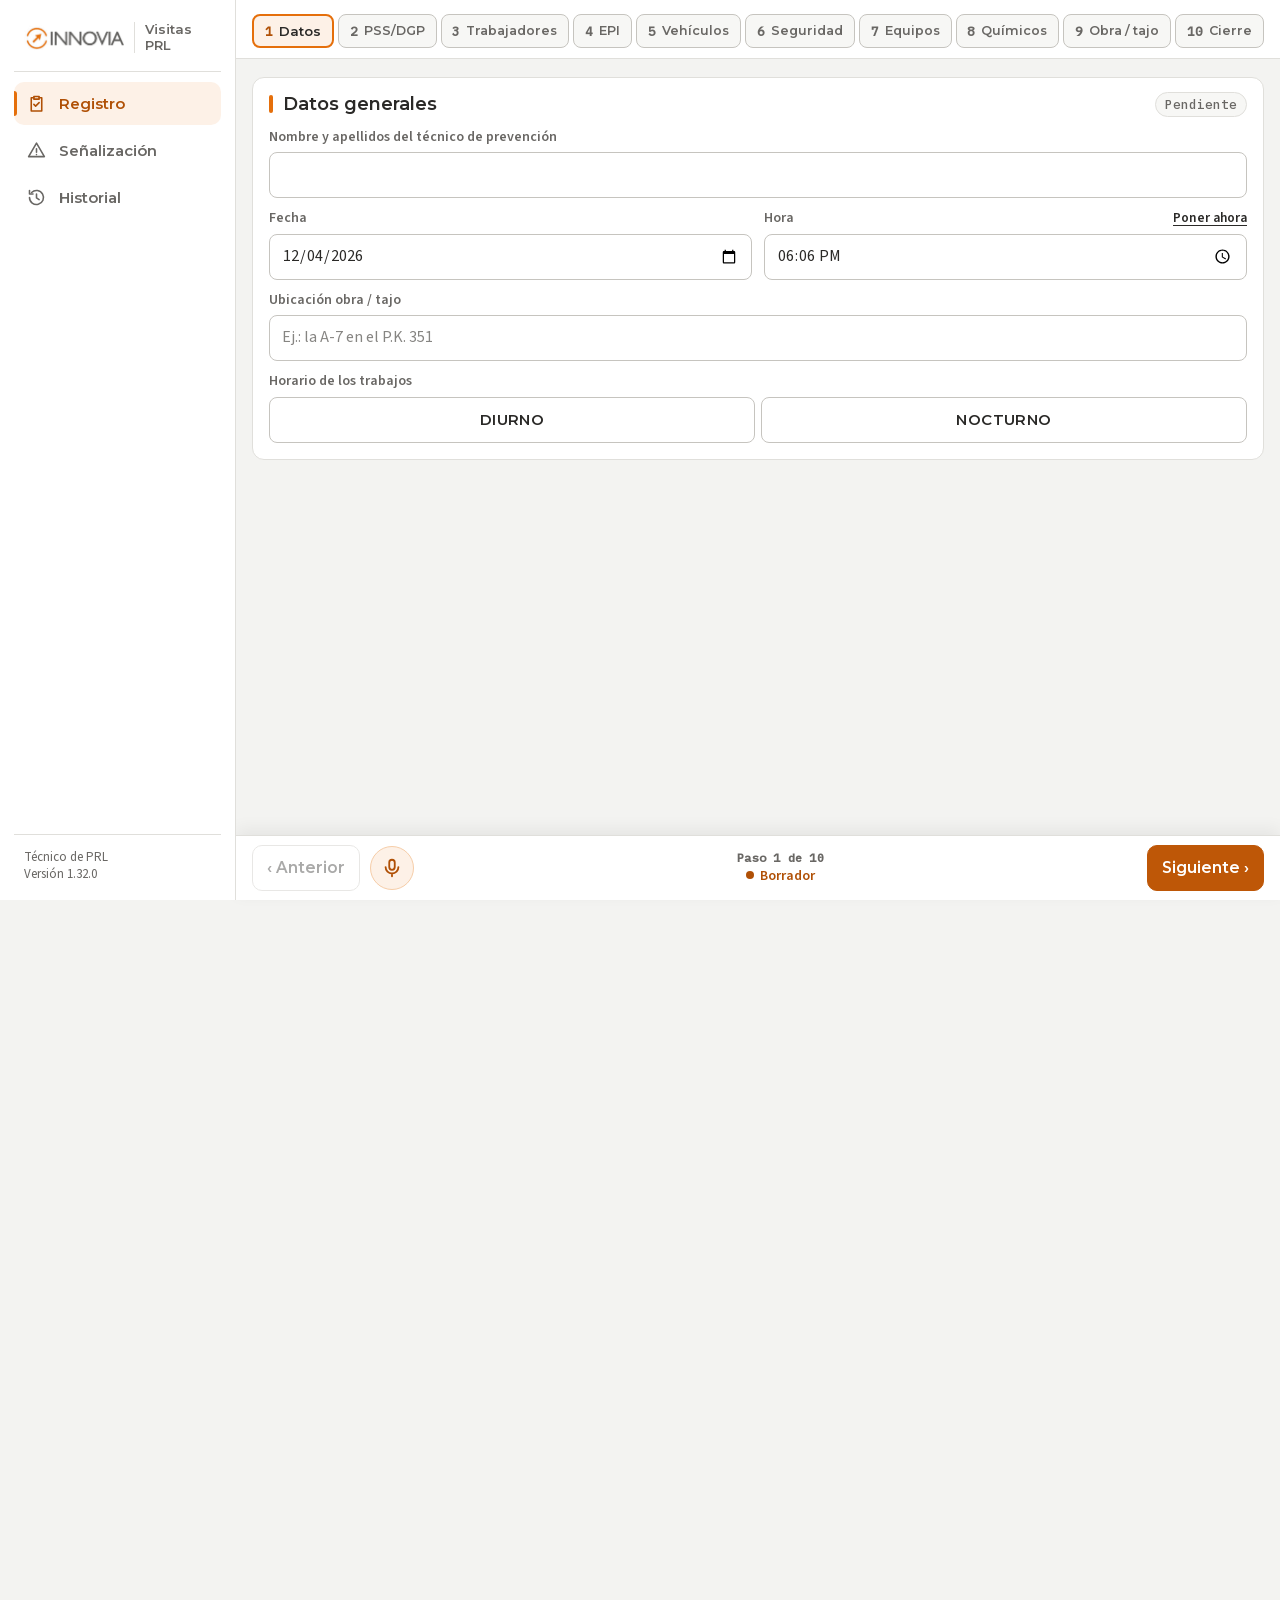
<file: index.html>
<!doctype html>
<html lang="es">
<head>
<meta charset="utf-8">
<meta name="viewport" content="width=device-width,initial-scale=1">
<title>Visitas PRL</title>
<meta http-equiv="refresh" content="0; url=./docs/VisitasPRL.html">
</head>
<body>
<p><a href="./docs/VisitasPRL.html">Abrir Visitas PRL</a></p>
</body>
</html>
</file>
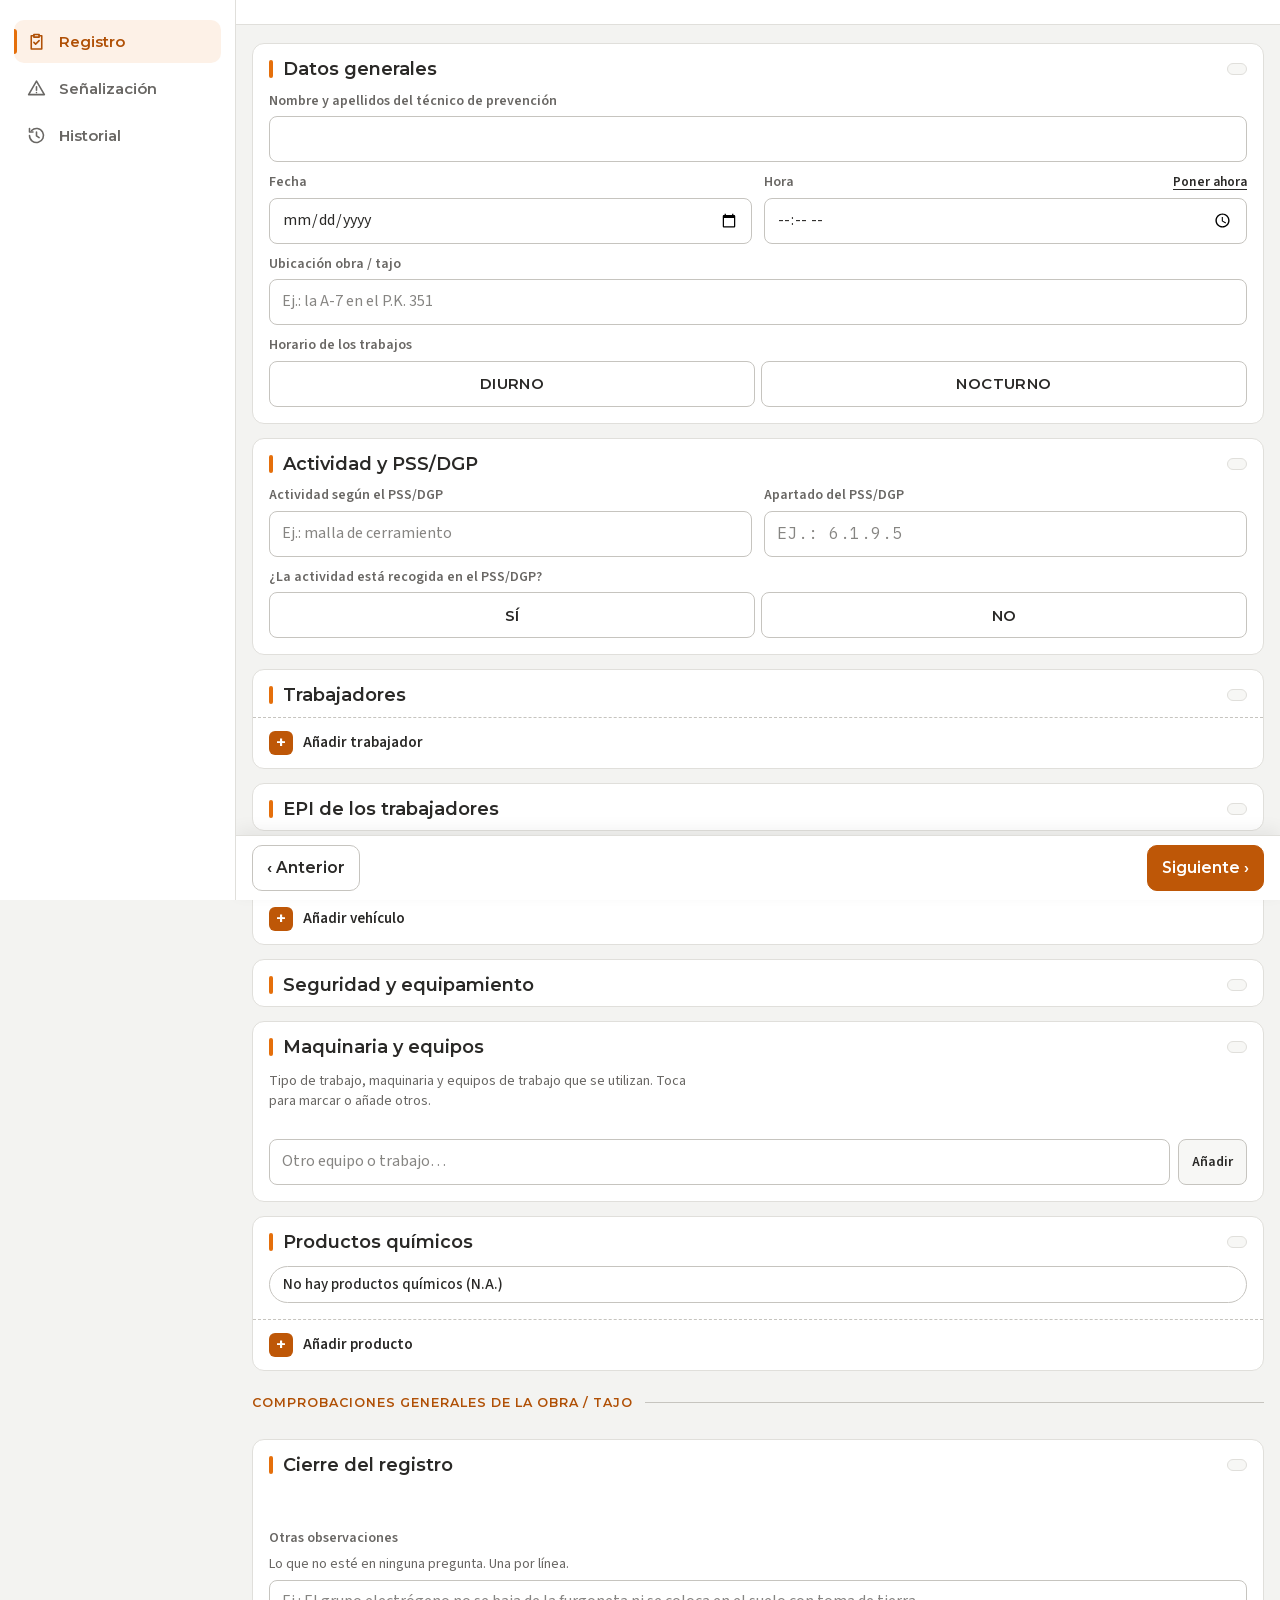
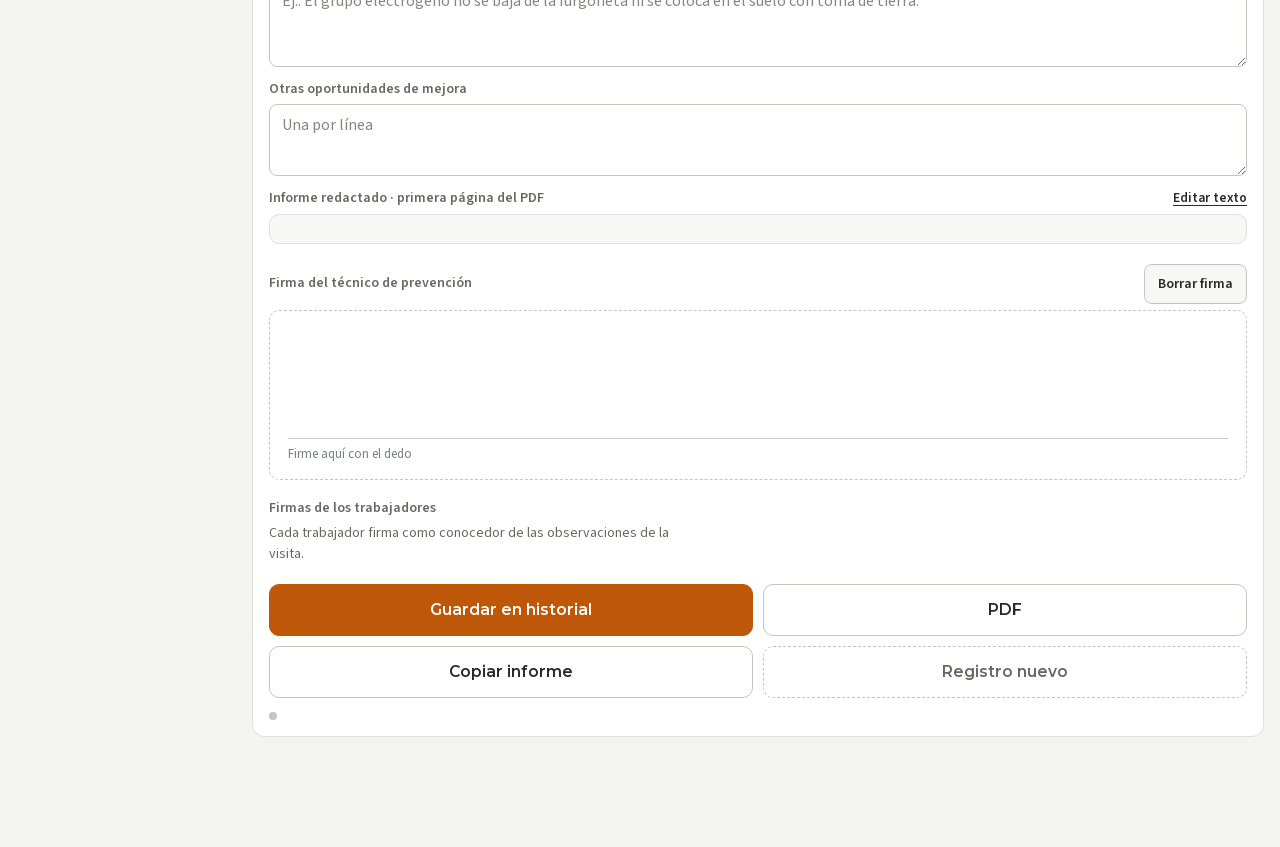
<file: docs/index.html>
<!doctype html>
<html lang="es">
<head>
<meta charset="utf-8">
<meta name="viewport" content="width=device-width,initial-scale=1">
<title>Visitas PRL</title>
<meta http-equiv="refresh" content="0; url=./VisitasPRL.html">
</head>
<body>
<p><a href="./VisitasPRL.html">Abrir Visitas PRL</a></p>
</body>
</html>
</file>
